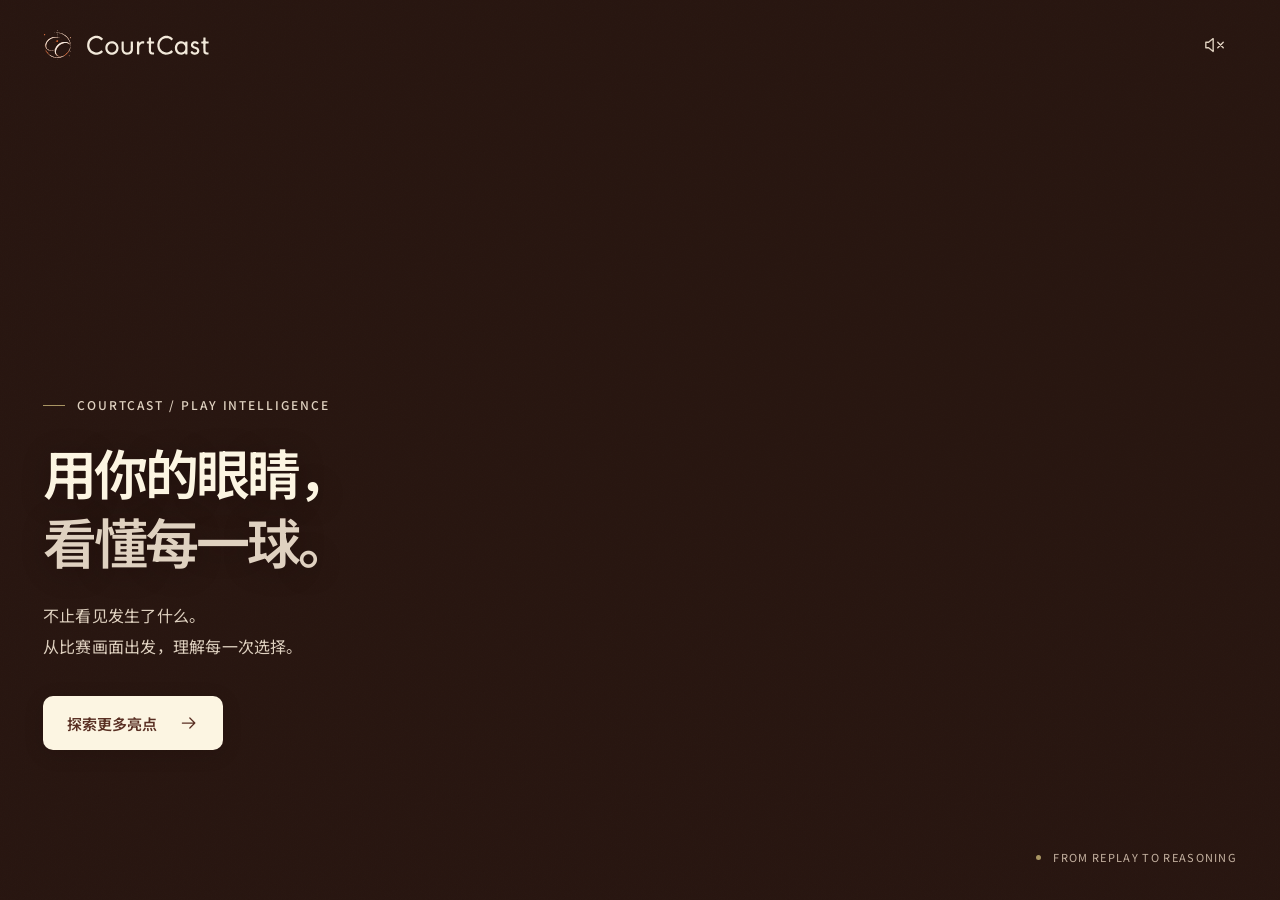
<file: index.html>
<!doctype html>
<html lang="zh-CN"><head><meta charset="utf-8"><meta name="viewport" content="width=device-width, initial-scale=1"><title>CourtCast · 铜奖作品交互展示</title><meta http-equiv="refresh" content="0; url=./demo/index.html"></head><body><a href="./demo/index.html">打开 CourtCast 交互展示</a></body></html>
</file>
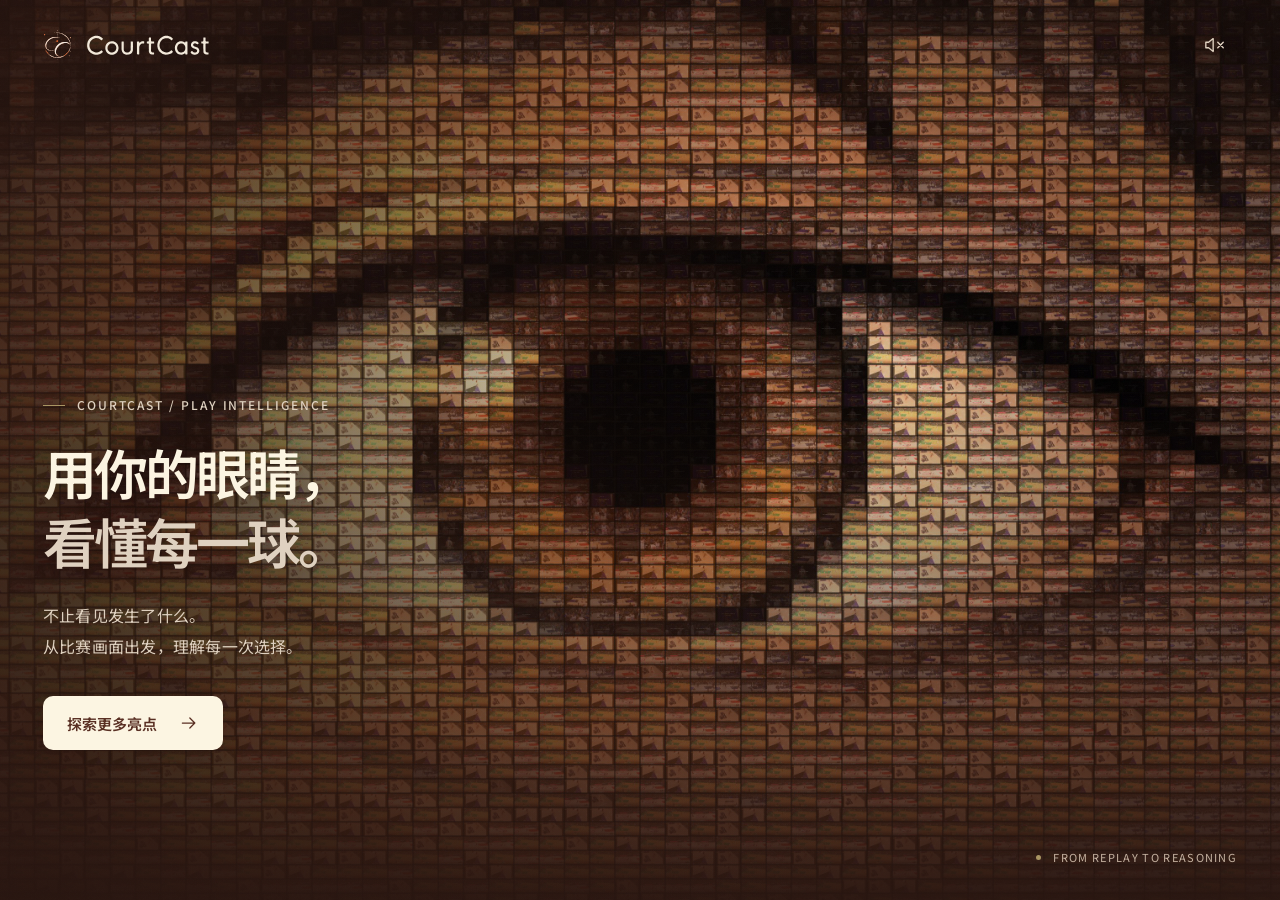
<file: demo/index.html>
<!doctype html>
<html lang="zh-CN">
<head>
  <meta charset="utf-8">
  <meta name="viewport" content="width=device-width, initial-scale=1">
  <meta name="theme-color" content="#592F23">
  <title>CourtCast — 从回放，到理解</title>
  <link rel="icon" href="assets/logo_ball.svg" type="image/svg+xml">
  <link rel="stylesheet" href="experience.css">
</head>
<body data-view="home">
  <svg class="icon-definitions" aria-hidden="true" xmlns="http://www.w3.org/2000/svg">
    <defs>
      <symbol id="i-arrow" viewBox="0 0 24 24"><path d="M4 12h15m-6-6 6 6-6 6"/></symbol>
      <symbol id="i-back" viewBox="0 0 24 24"><path d="M20 12H5m6-6-6 6 6 6"/></symbol>
      <symbol id="i-close" viewBox="0 0 24 24"><path d="m6 6 12 12M18 6 6 18"/></symbol>
      <symbol id="i-play" viewBox="0 0 24 24"><path d="m9 5 11 7-11 7Z"/></symbol>
      <symbol id="i-pause" viewBox="0 0 24 24"><path d="M8 5v14M16 5v14"/></symbol>
      <symbol id="i-sound" viewBox="0 0 24 24"><path d="M10 5 5 9H2v6h3l5 4Zm4 4c2 1.5 2 4.5 0 6m3-9c4 3 4 9 0 12"/></symbol>
      <symbol id="i-mute" viewBox="0 0 24 24"><path d="M10 5 5 9H2v6h3l5 4Zm5 4 6 6m0-6-6 6"/></symbol>
      <symbol id="i-help" viewBox="0 0 24 24"><circle cx="12" cy="12" r="9"/><path d="M9 9a3 3 0 0 1 6 0c0 2-3 2-3 4m0 3h.01"/></symbol>
      <symbol id="i-replay" viewBox="0 0 24 24"><path d="M4 10a8 8 0 1 1 1 8M4 4v6h6"/></symbol>
      <symbol id="i-target" viewBox="0 0 24 24"><circle cx="12" cy="12" r="6"/><path d="M12 2v5m0 10v5M2 12h5m10 0h5"/></symbol>
    </defs>
  </svg>

  <div id="cinema" aria-hidden="true"><canvas id="eyeCanvas"></canvas><div class="cinema-shade"></div><div class="grain"></div></div>

  <header class="masthead">
    <button id="homeButton" class="brand" aria-label="CourtCast，回到首屏">
      <img src="assets/logo_ball.svg" width="30" height="30" alt="">
      <img class="wordmark" src="assets/logo_word.svg" width="125" height="24" alt="CourtCast">
    </button>
    <div class="header-actions">
      <button id="soundButton" class="icon-button sound-button" aria-label="开启声音" aria-pressed="false" data-tooltip="开启声音">
        <svg class="icon"><use href="#i-mute"/></svg><span class="audio-lines" aria-hidden="true"><i></i><i></i><i></i></span>
      </button>
      <details id="previewMenu" class="preview-menu" hidden><summary>版本预览</summary><div><a href="../首屏视觉稿_v5/index.html">打开 v5</a><a href="../首屏视觉稿_v4/index.html">打开 v4</a></div></details>
    </div>
  </header>

  <main>
    <section id="hero" class="hero" aria-labelledby="heroTitle">
      <div class="hero-copy">
        <p class="eyebrow hero-eyebrow"><span></span>COURTCAST / PLAY INTELLIGENCE</p>
        <h1 id="heroTitle">用你的眼睛，<br><span>看懂每一球。</span></h1>
        <p class="hero-description">不止看见发生了什么。<br>从比赛画面出发，理解每一次选择。</p>
        <button id="enterExplore" class="primary-button magnetic hero-explore">探索更多亮点<svg class="icon"><use href="#i-arrow"/></svg></button>
        <p id="heroStatus" class="hero-status" role="status"></p>
      </div>
      <p class="hero-page"><i></i>FROM REPLAY TO REASONING</p>
    </section>

    <section id="workspace" class="workspace" aria-label="回合分析" hidden inert>
      <div class="workspace-grid">
        <section class="replay-column" aria-labelledby="playTitle">
          <div class="play-heading"><div><p id="playEyebrow" class="eyebrow">PLAY 01 / 决策时刻</p><h2 id="playTitle">弗拉格 · 投还是传</h2></div><div id="matchInfo" class="match-info"><strong>DAL <b>103</b><em>—</em> HOU <b>107</b></strong><span>Q4 · <time id="frameClock">1:36</time></span></div></div>
          <div id="mediaFrame" class="media-frame">
            <img id="keyframe" src="assets/flagg-decision.jpg" alt="弗拉格面对补防，马绍尔位于另一侧的比赛关键帧" draggable="false">
            <div id="answerMask" class="answer-mask"><span class="mask-heading" aria-hidden="true"><span class="mask-line"></span>READ THE PLAY</span><span class="mask-copy">先看局面，再看估算。</span></div>
            <svg id="evidenceOverlay" class="evidence-overlay" viewBox="0 0 1280 720" aria-hidden="true">
              <g data-mark="carrier"><rect x="747" y="236" width="100" height="165" rx="14"/><path d="M797 402v24"/><circle cx="797" cy="435" r="9"/></g>
              <g data-mark="teammate"><rect x="617" y="167" width="66" height="111" rx="12"/><path d="M650 280v27"/><circle cx="650" cy="314" r="9"/></g>
              <g data-mark="defender"><rect x="568" y="292" width="100" height="151" rx="14"/><path d="M619 445v23"/><circle cx="619" cy="474" r="9"/></g>
              <path id="passRoute" class="pass-route" d="M795 430Q714 420 650 316"/>
            </svg>
            <div id="evidenceCaption" class="evidence-caption" hidden></div>
            <div id="frameUnavailable" class="frame-unavailable" hidden><svg class="icon"><use href="#i-replay"/></svg><h3>这张关键帧暂时无法加载</h3><button id="retryFrame" class="line-button">重新加载</button></div>
          </div>
          <div class="frame-meta"><span><i></i>比赛关键帧<span class="meta-divider"></span><span id="frameSource">球场位置示意</span></span><button id="frameHelp" class="text-button small" aria-controls="frameNote" aria-expanded="false">画面说明<svg class="icon"><use href="#i-help"/></svg></button></div>
          <div id="frameNote" class="inline-note" hidden>通过三个关键时刻回看这一回合。球员站位采用人工标注，框线与传球路线用于说明球场位置；决策估算在右侧分析中揭晓。</div>
          <nav id="timeline" class="timeline" aria-label="关键帧回看">
            <span class="timeline-label">回看局面</span><div class="timeline-track"><span id="timelineProgress"></span></div>
            <button data-frame="0"><span class="timeline-dot"></span><time>1:42</time><span>回合开始</span></button>
            <button data-frame="1"><span class="timeline-dot"></span><time>1:39</time><span>面对防守</span></button>
            <button data-frame="2" aria-current="step"><span class="timeline-dot"></span><time>1:36</time><span>决策时刻</span></button>
          </nav>
        </section>

        <aside id="insightPanel" class="insight-panel" aria-label="选择与分析" tabindex="-1">
          <div id="contextPanel" hidden><p class="eyebrow">READ THE PLAY</p><h2 id="contextTitle"></h2><p id="contextCopy" class="panel-lead"></p><div id="contextDetails" class="context-details"></div></div>
          <div id="choicePanel">
            <p class="eyebrow">YOUR CALL / 你来判断</p><h2>如果你是他，<br>这一球怎么选？</h2>
            <p class="panel-lead">补防到来，进攻出现两条路。<br>做出你的判断，揭晓选择背后的依据。</p>
            <div class="choices" role="group" aria-label="选择一种进攻方式">
              <button class="choice" data-choice="shoot" aria-pressed="false"><span class="choice-number">01</span><span><strong>自己突破出手</strong><small>继续攻击篮筐</small></span><span class="choice-indicator"></span></button>
              <button class="choice" data-choice="pass" aria-pressed="false"><span class="choice-number">02</span><span><strong>传给空位的马绍尔</strong><small>把球交给另一侧的队友</small></span><span class="choice-indicator"></span></button>
            </div>
            <button id="revealButton" class="primary-button panel-action" disabled>揭晓决策分析<svg class="icon"><use href="#i-arrow"/></svg></button>
            <button id="skipChoice" class="quiet-button skip-choice">直接查看分析</button>
            <p class="choice-note">读懂选择，从看清局面开始。</p>
          </div>
          <div id="resultPanel" hidden>
            <div class="result-heading"><p class="eyebrow">DECISION INSIGHT</p><button id="chooseAgain" class="text-button small">重新选择<svg class="icon"><use href="#i-replay"/></svg></button></div>
            <h2>两条路，<br>放在同一把尺上。</h2><p id="yourChoice" class="your-choice"></p>
            <div id="estimateGrid" class="estimate-grid"></div>
            <p class="estimate-unit">预期得分 / 每 100 次选择 · 规则估算</p>
            <div class="uncertainty"><span class="delta">+7</span><div><strong>差距在误差内</strong><p>传球估算高 7，差距处于误差范围，两条路仍需结合局面判断。</p></div></div>
            <div class="evidence-list"><p class="eyebrow">把解释放回球场</p>
              <button data-evidence="defender"><span>01</span><div><strong>补防改变了局面</strong><small>查看从马绍尔身边过来的补防球员</small></div><svg class="icon"><use href="#i-target"/></svg></button>
              <button data-evidence="teammate"><span>02</span><div><strong>另一侧出现传球选项</strong><small>查看马绍尔的位置与传球路线示意</small></div><svg class="icon"><use href="#i-target"/></svg></button>
            </div>
            <details id="sourceDetails" class="source-details"><summary>来源与估算边界<svg class="icon"><use href="#i-arrow"/></svg></summary><div id="sourceCopy"></div></details>
          </div>
          <div id="tourNotice" class="tour-notice" hidden>自动导览即将揭晓；选择任一选项可接管。</div>
        </aside>
      </div>
      <footer class="chapter-nav">
        <div class="nav-left"><button id="navigationHelp" class="icon-button" aria-label="显示操作说明" aria-expanded="false" aria-controls="navigationHint" data-tooltip="操作说明"><svg class="icon"><use href="#i-help"/></svg></button><span class="nav-rule"></span><span id="chapterNumber" class="chapter-number">02 <small>/ 05</small></span></div>
        <nav id="chapterTabs" class="chapter-tabs" aria-label="分析亮点"></nav>
        <div class="nav-right"><button id="tourButton" class="text-button" aria-pressed="false"><svg class="icon"><use href="#i-play"/></svg><span>自动导览</span></button><span class="nav-rule"></span><button id="prevButton" class="icon-button" aria-label="上一个亮点"><svg class="icon"><use href="#i-back"/></svg></button><button id="nextButton" class="icon-button" aria-label="下一个亮点"><svg class="icon"><use href="#i-arrow"/></svg></button></div>
        <div class="chapter-track"><span id="chapterProgress"></span></div>
      </footer>
      <div id="navigationHint" class="navigation-hint" hidden><span>滚轮或左右键切换亮点 · Esc 回到全景</span><button id="dismissHint" class="icon-button" aria-label="关闭操作提示"><svg class="icon"><use href="#i-close"/></svg></button></div>
    </section>

    <section id="outro" class="outro" aria-labelledby="outroTitle" hidden>
      <h2 id="outroTitle" class="sr-only">想看懂你自己的那一球？</h2>
      <div class="outro-scene">
        <a id="outroLaunch" class="outro-ball" href="../首屏视觉稿/index.html" aria-label="生成你自己的解说，打开原版体验页"><img src="assets/logo_ball.svg" alt=""><span aria-hidden="true"></span></a>
        <p class="outro-ball-hint" aria-hidden="true"><i></i>点这颗球，生成你自己的解说</p>
        <a id="outroReadme" class="outro-readme text-button" href="https://d3ohdbnb1ptt46.cloudfront.net/readme" target="_blank" rel="noopener noreferrer">项目说明 / README<svg class="icon" aria-hidden="true"><use href="#i-arrow"/></svg><span class="sr-only">，在新标签页打开</span></a>
      </div>
      <div class="outro-signature"><img src="assets/logo_word.svg" width="230" height="44" alt="CourtCast"><p>用你的眼睛，看懂每一球。</p></div>
      <p class="outro-note">向上滚动，回看最后一幕</p>
    </section>
  </main>

  <div id="announcement" class="sr-only" role="status" aria-live="polite"></div>
  <script src="demo-data.js"></script>
  <script src="experience.js"></script>
</body>
</html>
</file>
<file: demo/experience.css>
@font-face {
  font-family: 'CourtCast Sans';
  src: url('[data-uri]') format('woff2');
  font-style: normal;
  font-weight: 400 700;
  font-display: swap;
}
:root {
  color-scheme: dark;
  --gold: #A99563;
  --brown: #592F23;
  --ivory: #FCF5E2;
  --ink: color-mix(in srgb, var(--brown) 44%, #000);
  --panel: color-mix(in srgb, var(--brown) 78%, #000);
  --paper: var(--ivory);
  --muted: color-mix(in srgb, var(--ivory) 82%, var(--brown));
  --soft: color-mix(in srgb, var(--ivory) 66%, var(--brown));
  --shadow: color-mix(in srgb, var(--brown) 22%, #000);
  --line: color-mix(in srgb, var(--gold) 25%, transparent);
  --margin: clamp(36px, 3.35vw, 64px);
  --font: 'CourtCast Sans', 'Microsoft YaHei', 'PingFang SC', system-ui, sans-serif;
  --numbers: 'Bahnschrift', 'Arial Narrow', system-ui, sans-serif;
  --ease: cubic-bezier(.22, 1, .36, 1);
}
* { box-sizing: border-box; }
html, body { margin: 0; width: 100%; height: 100%; overflow: hidden; }
body { background: var(--ink); color: var(--paper); font-family: var(--font); font-synthesis: none; -webkit-font-smoothing: antialiased; overscroll-behavior: none; }
button, a, summary { -webkit-tap-highlight-color: transparent; }
button { font: inherit; color: inherit; border: 0; background: none; padding: 0; cursor: pointer; }
button:disabled { opacity: .4; cursor: default; }
a { color: inherit; text-decoration: none; }
img { max-width: 100%; }
p, h1, h2, h3 { margin: 0; }
[hidden] { display: none !important; }
:focus-visible { outline: 2px solid var(--gold); outline-offset: 5px; border-radius: 4px; }
button, a { touch-action: manipulation; }
.icon-definitions { position: absolute; width: 0; height: 0; pointer-events: none; }
.icon { width: 22px; height: 22px; fill: none; stroke: currentColor; stroke-width: 1.5; stroke-linecap: round; stroke-linejoin: round; flex-shrink: 0; }
.sr-only { position: absolute; width: 1px; height: 1px; padding: 0; margin: -1px; overflow: hidden; clip-path: inset(50%); white-space: nowrap; border: 0; }
.eyebrow { color: var(--soft); font-size: 12px; line-height: 1.5; font-weight: 500; letter-spacing: .12em; }
.masthead { position: fixed; top: 0; left: 0; right: 0; z-index: 20; height: 105px; display: flex; align-items: center; justify-content: space-between; padding: 0 var(--margin); }
.brand { display: inline-flex; gap: 13px; align-items: center; min-height: 44px; }
.brand img:first-child { width: 30px; height: 30px; }
.brand .wordmark { width: 124px; height: auto; }
.header-actions { display: flex; align-items: center; gap: 18px; }
.nav-rule { display: block; width: 1px; height: 18px; background: var(--line); }
.icon-button { position: relative; display: inline-flex; align-items: center; justify-content: center; width: 44px; height: 44px; color: var(--muted); border-radius: 8px; transition: color .2s, background .2s, transform .2s; }
.icon-button:hover:not(:disabled) { color: var(--paper); background: color-mix(in srgb, var(--paper) 3.14%, transparent); transform: translateY(-1px); }
[data-tooltip]::after { content: attr(data-tooltip); position: absolute; top: calc(100% + 8px); left: 50%; transform: translateX(-50%) translateY(-3px); border: 1px solid var(--line); background: color-mix(in srgb, var(--panel) 96.08%, transparent); border-radius: 6px; padding: 8px 10px; font-size: 13px; white-space: nowrap; opacity: 0; visibility: hidden; pointer-events: none; transition: opacity .2s, transform .2s; }
[data-tooltip]:hover::after, [data-tooltip]:focus-visible::after { opacity: 1; visibility: visible; transform: translateX(-50%) translateY(0); }
.text-button { display: inline-flex; min-height: 44px; align-items: center; gap: 11px; font-size: 14px; font-weight: 500; color: var(--muted); transition: color .2s; }
.text-button:hover { color: var(--paper); }
.text-button .icon { width: 18px; height: 18px; }
.text-button.small { font-size: 12px; min-height: 36px; gap: 8px; }
.sound-button { width: 44px; }
.sound-button[aria-pressed=true] { color: var(--paper); }
.audio-lines { display: none; position: absolute; bottom: 5px; gap: 2px; height: 5px; align-items: center; }
.sound-button[aria-pressed=true] .audio-lines { display: flex; }
.audio-lines i { width: 1px; height: 3px; background: var(--gold); animation: audio-pulse 1.2s ease-in-out infinite alternate; }
.audio-lines i:nth-child(2) { height: 5px; animation-delay: -.35s; }.audio-lines i:nth-child(3) { animation-delay: -.7s; }
@keyframes audio-pulse { to { transform: scaleY(.4); } }
.preview-menu { position: relative; font-size: 13px; }
.preview-menu summary { cursor: pointer; padding: 10px; }.preview-menu div { position: absolute; right: 0; top: 45px; min-width: 140px; background: var(--panel); border: 1px solid var(--line); padding: 8px; border-radius: 10px; }
.preview-menu a { display: block; padding: 12px; }.preview-menu a:hover { background: color-mix(in srgb, var(--paper) 3.14%, transparent); }
#cinema { position: fixed; inset: 0; pointer-events: none; transition: opacity .35s; }
#eyeCanvas { width: 100%; height: 100%; display: block; }
.cinema-shade { position: absolute; inset: 0; background: linear-gradient(90deg, color-mix(in srgb, var(--ink) 74.90%, transparent) 0%, color-mix(in srgb, var(--ink) 31.37%, transparent) 35%, transparent 66%), linear-gradient(0deg, color-mix(in srgb, var(--ink) 96.08%, transparent) 0%, color-mix(in srgb, var(--ink) 50.20%, transparent) 19%, transparent 58%, color-mix(in srgb, var(--ink) 31.37%, transparent) 100%); transition: opacity .8s; }
.grain { position: absolute; inset: 0; opacity: .025; background-image: url("data:image/svg+xml,%3Csvg xmlns='http://www.w3.org/2000/svg' width='180' height='180'%3E%3Cfilter id='n'%3E%3CfeTurbulence type='fractalNoise' baseFrequency='.85' numOctaves='3' stitchTiles='stitch'/%3E%3C/filter%3E%3Crect width='100%25' height='100%25' opacity='.65' filter='url(%23n)'/%3E%3C/svg%3E"); }
.hero { position: fixed; inset: 0; z-index: 3; }
.hero-copy { position: absolute; left: var(--margin); bottom: clamp(113px, 16vh, 184px); }
.hero-eyebrow { display: flex; align-items: center; gap: 12px; margin-bottom: 24px; color: var(--muted); letter-spacing: .16em; }
.hero-eyebrow > span { width: 22px; height: 1px; background: var(--gold); }
.hero h1 { font-size: clamp(48px, 4.25vw, 78px); font-weight: 600; line-height: 1.27; letter-spacing: -.055em; text-shadow: 0 4px 28px color-mix(in srgb, var(--shadow) 33.33%, transparent); }
.hero h1 span { color: var(--muted); }
.hero-description { margin-top: 25px; color: var(--muted); font-size: clamp(16px, 1.2vw, 19px); line-height: 1.9; letter-spacing: .015em; }
.hero-explore { margin-top: 35px; }
.primary-button { min-height: 54px; display: inline-flex; align-items: center; justify-content: center; gap: 22px; border: 1px solid color-mix(in srgb, var(--paper) 46.67%, transparent); border-radius: 10px; padding: 0 23px; background: var(--paper); color: var(--brown); font-size: 15px; font-weight: 600; box-shadow: 0 4px 20px color-mix(in srgb, var(--shadow) 13.33%, transparent); transition: background .2s, box-shadow .25s, transform .3s var(--ease); }
.primary-button .icon { color: var(--brown); width: 20px; height: 20px; }
.primary-button:hover:not(:disabled) { background: var(--paper); box-shadow: 0 8px 26px color-mix(in srgb, var(--shadow) 26.67%, transparent); transform: translateY(-2px); }
.primary-button:active:not(:disabled) { transform: translateY(0) scale(.985); }
.magnetic { transform: translate(var(--mx, 0px), var(--my, 0px)); }
.magnetic:hover { transform: translate(var(--mx, 0px), calc(var(--my, 0px) - 2px)) !important; }
.quiet-button { position: relative; display: inline-flex; align-items: center; justify-content: center; min-height: 44px; color: var(--muted); font-size: 14px; transition: color .2s; }
.quiet-button::after { content: ''; position: absolute; left: 0; right: 0; bottom: 7px; height: 1px; background: currentColor; transform: scaleX(.22); transform-origin: left; opacity: .3; transition: transform .35s var(--ease), opacity .25s; }
.quiet-button:hover { color: var(--paper); }.quiet-button:hover::after { transform: scaleX(1); opacity: .7; }
.hero-status { font-size: 13px; margin-top: 15px; color: var(--muted); max-width: 440px; }
.hero-status:empty { display: none; }
.hero-page { position: absolute; right: var(--margin); bottom: 35px; display: flex; align-items: center; gap: 12px; color: var(--soft); font-size: 11px; letter-spacing: .12em; }.hero-page i { width: 5px; height: 5px; background: var(--gold); border-radius: 50%; }
body[data-view=entering] .hero { opacity: 0; transform: translateY(8px); transition: opacity .25s, transform .45s; pointer-events: none; }
body[data-view=entering] .cinema-shade { opacity: 0; }
body[data-view=travelling] .cinema-shade { opacity: 0; transition: none; }
body[data-view=travelling] #cinema { opacity: 1; transition: none; }
body[data-view=work] #cinema, body[data-view=complete] #cinema { opacity: 0; }
body[data-view=work] { background: var(--ink); }
body[data-view=work] .masthead { background: linear-gradient(var(--ink), color-mix(in srgb, var(--ink) 0.00%, transparent)); }
body[data-view=work] .replay-column { animation: replay-arrive .32s var(--ease) both; }
body[data-view=work] .insight-panel { animation: panel-arrive .5s .12s var(--ease) both; }
@keyframes replay-arrive { from { opacity: .6; } to { opacity: 1; } }
@keyframes panel-arrive { from { opacity: 0; transform: translateX(14px); } to { opacity: 1; transform: translateX(0); } }
.workspace { position: fixed; inset: 0; padding: 116px var(--margin) 100px; opacity: 1; }
body[data-view=entering] .workspace { opacity: 0; pointer-events: none; }
body[data-view=travelling] .workspace { opacity: 0; pointer-events: none; }
.workspace-grid { display: grid; grid-template-columns: minmax(0, 1.9fr) minmax(340px, 1fr); grid-template-rows: minmax(0, 1fr); gap: clamp(24px, 1.7vw, 32px); height: 100%; align-items: center; margin-inline: auto; }
.replay-column { min-width: 0; }
.play-heading { display: flex; align-items: center; justify-content: space-between; gap: 16px; margin-bottom: 25px; }
.play-heading .eyebrow { color: var(--soft); font-size: 11px; margin-bottom: 10px; }
.play-heading h2 { font-size: clamp(19px, 1.6vw, 27px); font-weight: 500; letter-spacing: -.02em; }
.match-info { display: grid; justify-items: end; gap: 9px; flex-shrink: 0; }
.match-info strong { font-family: var(--numbers); font-size: 14px; font-weight: 400; letter-spacing: .02em; color: var(--muted); }
.match-info b { color: var(--paper); font-weight: 500; margin-left: 6px; }.match-info em { font-style: normal; color: var(--soft); margin: 0 11px; }
.match-info > span { color: var(--soft); font-size: 12px; font-variant-numeric: tabular-nums; letter-spacing: .04em; }
.media-frame { width: 100%; position: relative; overflow: hidden; aspect-ratio: 16 / 9; background: var(--panel); border: 1px solid color-mix(in srgb, var(--paper) 14.51%, transparent); border-radius: 9px; box-shadow: 0 20px 50px color-mix(in srgb, var(--shadow) 33.33%, transparent); }
.media-frame > img { display: block; width: 100%; height: 100%; object-fit: contain; }
.media-frame.frame-change { animation: frame-in .35s var(--ease); }
@keyframes frame-in { from { opacity: .55; } to { opacity: 1; } }
.answer-mask { position: absolute; left: 0; top: 66.6%; width: 35%; height: 21.8%; background: var(--panel); display: flex; flex-direction: column; justify-content: center; gap: 10px; padding: 0 4%; color: var(--paper); }
.answer-mask::before { content: ''; position: absolute; inset: 8px; border: 1px solid color-mix(in srgb, var(--gold) 24%, transparent); border-radius: 3px; pointer-events: none; }
.mask-heading { display: flex; align-items: center; gap: 9px; color: var(--gold); font-family: var(--numbers); font-size: clamp(7px, .55vw, 10px); letter-spacing: .17em; }
.mask-line { width: 18px; height: 1px; background: var(--gold); }
.mask-copy { font-size: clamp(11px, .9vw, 16px); font-weight: 500; letter-spacing: .035em; line-height: 1.5; }
.evidence-overlay { position: absolute; inset: 0; width: 100%; height: 100%; pointer-events: none; }
.evidence-overlay g { stroke: var(--gold); stroke-width: 2; fill: color-mix(in srgb, var(--gold) 3.53%, transparent); opacity: 0; transition: opacity .3s; }
.evidence-overlay g.active { opacity: 1; }.evidence-overlay circle { fill: var(--ink); }.evidence-overlay path { fill: none; }
.pass-route { stroke: var(--gold); stroke-width: 2; stroke-dasharray: 7 7; opacity: 0; transition: opacity .3s; }
.pass-route.active { opacity: .85; }
.evidence-caption { position: absolute; top: 16px; left: 16px; background: color-mix(in srgb, var(--ink) 92.94%, transparent); border-left: 2px solid var(--gold); padding: 10px 13px; font-size: 12px; color: var(--muted); max-width: 70%; }
.frame-meta { display: flex; align-items: center; justify-content: space-between; gap: 10px; margin-top: 6px; color: var(--soft); font-size: 12px; }
.frame-meta > span { display: flex; align-items: center; gap: 8px; }.frame-meta i { width: 4px; height: 4px; background: var(--muted); border-radius: 50%; }.meta-divider { width: 1px; height: 10px; background: color-mix(in srgb, var(--paper) 14.51%, transparent); margin: 0 5px; }
.inline-note { font-size: 12px; line-height: 1.7; color: var(--muted); padding: 12px; border-left: 1px solid color-mix(in srgb, var(--gold) 43.92%, transparent); background: var(--panel); max-width: 100%; margin-top: 8px; }
.frame-unavailable { position: absolute; inset: 0; background: var(--panel); display: flex; align-items: center; justify-content: center; flex-direction: column; gap: 18px; }.frame-unavailable h3 { font-size: 17px; font-weight: 500; }
.timeline { position: relative; margin-top: 19px; display: flex; align-items: center; justify-content: space-between; padding-top: 17px; gap: 10px; }
.timeline-label { font-size: 12px; color: var(--soft); white-space: nowrap; }
.timeline-track { position: absolute; height: 1px; top: 0; left: 0; right: 0; background: color-mix(in srgb, var(--paper) 10.98%, transparent); }.timeline-track span { display: block; height: 1px; background: var(--muted); width: 100%; transition: width .45s var(--ease); }
.timeline button { position: relative; display: inline-flex; align-items: center; gap: 10px; min-height: 40px; font-size: 12px; color: var(--soft); padding: 0 5px; transition: color .2s; }
.timeline button time { font-family: var(--numbers); font-variant-numeric: tabular-nums; font-size: 14px; }.timeline button[aria-current=step] { color: var(--paper); }.timeline button:hover { color: var(--muted); }
.timeline-dot { position: absolute; top: -20px; left: 50%; width: 5px; height: 5px; background: var(--gold); border-radius: 50%; transition: background .2s; }.timeline button[aria-current=step] .timeline-dot { background: var(--gold); box-shadow: 0 0 0 4px color-mix(in srgb, var(--gold) 7.06%, transparent); }
.insight-panel { min-height: 0; max-height: 100%; overflow-y: auto; overscroll-behavior: contain; min-width: 0; padding: clamp(24px, 2.2vw, 40px); border: 1px solid color-mix(in srgb, var(--paper) 8.24%, transparent); border-radius: 12px; background: var(--panel); box-shadow: 0 16px 50px color-mix(in srgb, var(--shadow) 13.33%, transparent); scrollbar-width: thin; scrollbar-color: color-mix(in srgb, var(--paper) 12.55%, transparent) transparent; }
.insight-panel h2 { font-size: clamp(27px, 2.25vw, 40px); font-weight: 500; line-height: 1.35; letter-spacing: -.035em; margin-top: 19px; }
.panel-lead { font-size: 14px; color: var(--muted); line-height: 1.9; margin-top: 22px; }
.choices { display: grid; gap: 12px; margin-top: 30px; }
.choice { position: relative; display: flex; align-items: center; gap: 15px; min-height: 86px; padding: 17px 18px; background: color-mix(in srgb, var(--paper) 1.18%, transparent); border: 1px solid color-mix(in srgb, var(--paper) 12.16%, transparent); border-radius: 8px; text-align: left; transition: border-color .25s, background .25s, transform .25s; }
.choice:hover { background: color-mix(in srgb, var(--paper) 1.96%, transparent); border-color: color-mix(in srgb, var(--paper) 25.10%, transparent); transform: translateX(2px); }
.choice[aria-pressed=true] { border-color: color-mix(in srgb, var(--gold) 56.47%, transparent); background: color-mix(in srgb, var(--gold) 3.53%, transparent); }
.choice-number { color: var(--soft); font-family: var(--numbers); font-size: 16px; font-weight: 400; }.choice[aria-pressed=true] .choice-number { color: var(--gold); }
.choice > span:nth-child(2) { flex: 1; }.choice strong { display: block; font-size: 15px; font-weight: 500; }.choice small { display: block; color: var(--soft); font-size: 12px; margin-top: 8px; }
.choice-indicator { width: 13px; height: 13px; border: 1px solid var(--soft); border-radius: 50%; flex-shrink: 0; }.choice[aria-pressed=true] .choice-indicator { border-color: var(--gold); box-shadow: inset 0 0 0 3px var(--panel); background: var(--gold); }
.panel-action { width: 100%; margin-top: 25px; min-height: 51px; font-size: 14px; justify-content: space-between; gap: 10px; }
.skip-choice { display: flex; width: fit-content; margin: 9px auto 0; font-size: 12px; color: var(--muted); }.skip-choice::after { display: none; }
.choice-note { font-size: 12px; line-height: 1.6; color: var(--soft); border-top: 1px solid color-mix(in srgb, var(--paper) 5.10%, transparent); padding-top: 16px; margin-top: 14px; }
.result-heading { display: flex; align-items: center; justify-content: space-between; gap: 10px; }.result-heading .eyebrow { font-size: 11px; }
#resultPanel h2 { font-size: clamp(25px, 2vw, 35px); margin-top: 15px; }
.your-choice { font-size: 12px; color: var(--muted); margin-top: 19px; line-height: 1.5; }.your-choice span { color: var(--gold); }
.estimate-grid { display: grid; grid-template-columns: 1fr 1fr; gap: 15px; margin-top: 26px; }
.estimate { border-top: 1px solid color-mix(in srgb, var(--paper) 18.82%, transparent); padding-top: 13px; animation: estimate-in .45s var(--ease) both; }.estimate:nth-child(2) { animation-delay: .1s; }
.estimate small { display: block; color: var(--soft); font-size: 11px; }.estimate strong { display: block; font-family: var(--numbers); font-size: clamp(58px, 5vw, 88px); font-weight: 400; line-height: 1.15; letter-spacing: -.055em; color: var(--paper); margin: 7px 0 5px; font-variant-numeric: tabular-nums; }.estimate label { font-size: 13px; color: var(--muted); }
@keyframes estimate-in { from { opacity: 0; transform: translateY(12px); } to { opacity: 1; transform: translateY(0); } }
#resultPanel .uncertainty { animation: estimate-in .45s .18s var(--ease) both; }
#resultPanel .evidence-list { animation: estimate-in .45s .28s var(--ease) both; }
#resultPanel .source-details { animation: estimate-in .45s .38s var(--ease) both; }
.estimate-unit { margin-top: 16px; font-size: 12px; color: var(--soft); line-height: 1.7; }
.uncertainty { display: flex; align-items: center; gap: 17px; margin-top: 23px; padding: 18px 0; border-top: 1px solid color-mix(in srgb, var(--paper) 7.84%, transparent); border-bottom: 1px solid color-mix(in srgb, var(--paper) 7.84%, transparent); }.delta { font-family: var(--numbers); color: var(--muted); font-size: 34px; letter-spacing: -.04em; flex-shrink: 0; }.uncertainty strong { color: var(--muted); font-size: 13px; font-weight: 500; }.uncertainty p { color: var(--soft); font-size: 12px; line-height: 1.7; margin-top: 7px; }
.evidence-list { margin-top: 23px; }.evidence-list .eyebrow { letter-spacing: .08em; margin-bottom: 6px; }
.evidence-list button { width: 100%; display: flex; gap: 12px; align-items: center; min-height: 70px; border-bottom: 1px solid color-mix(in srgb, var(--paper) 5.10%, transparent); text-align: left; color: var(--muted); padding: 10px 0; transition: color .25s; }
.evidence-list button > span { font-family: var(--numbers); font-size: 13px; }.evidence-list button > div { flex: 1; }.evidence-list strong { color: var(--muted); font-size: 13px; font-weight: 500; display: block; }.evidence-list small { font-size: 12px; line-height: 1.6; color: var(--soft); display: block; margin-top: 6px; }.evidence-list .icon { width: 18px; height: 18px; }.evidence-list button:hover, .evidence-list button[aria-pressed=true] { color: var(--gold); }.evidence-list button[aria-pressed=true] strong { color: var(--gold); }
.source-details { margin-top: 20px; }.source-details summary { display: flex; align-items: center; justify-content: space-between; cursor: pointer; min-height: 40px; color: var(--muted); font-size: 12px; list-style: none; }.source-details summary::-webkit-details-marker { display: none; }.source-details summary .icon { width: 16px; height: 16px; transform: rotate(90deg); transition: transform .2s; }.source-details[open] summary .icon { transform: rotate(-90deg); }.source-details dl { margin: 6px 0 0; border-top: 1px solid color-mix(in srgb, var(--paper) 5.10%, transparent); padding-top: 5px; }.source-details dt { color: var(--muted); font-size: 12px; margin-top: 14px; }.source-details dd { color: var(--soft); font-size: 12px; line-height: 1.8; margin: 5px 0 0; }
.context-details { display: grid; gap: 23px; margin-top: 30px; }.context-details > div { border-top: 1px solid color-mix(in srgb, var(--paper) 12.55%, transparent); padding-top: 16px; }.context-details h3 { font-size: 13px; color: var(--muted); font-weight: 500; }.context-details p { font-size: 13px; line-height: 1.9; color: var(--soft); margin-top: 9px; }
.tour-notice { color: var(--muted); font-size: 12px; line-height: 1.7; margin-top: 18px; }
.chapter-nav { position: absolute; bottom: 26px; left: var(--margin); right: var(--margin); display: flex; align-items: center; justify-content: space-between; gap: 22px; height: 57px; }
.chapter-nav [data-tooltip]::after { top: auto; bottom: calc(100% + 8px); }
.nav-left, .nav-right { display: flex; align-items: center; gap: 15px; }.nav-right { gap: 11px; }.chapter-number { font-family: var(--numbers); font-size: 18px; color: var(--paper); font-variant-numeric: tabular-nums; white-space: nowrap; }.chapter-number small { font-size: 13px; color: var(--soft); margin-left: 4px; }
.chapter-tabs { display: flex; align-items: center; gap: clamp(16px, 2vw, 37px); }.chapter-tabs button { position: relative; min-height: 44px; font-size: 13px; color: var(--soft); transition: color .2s; white-space: nowrap; }.chapter-tabs button:hover { color: var(--muted); }.chapter-tabs button[aria-current=step] { color: var(--paper); }.chapter-tabs button[aria-current=step]::before { content: ''; position: absolute; bottom: 3px; left: 50%; width: 4px; height: 4px; border-radius: 50%; background: var(--gold); transform: translateX(-50%); }
.chapter-track { position: absolute; bottom: -9px; left: 0; right: 0; height: 1px; background: color-mix(in srgb, var(--paper) 6.27%, transparent); }.chapter-track span { display: block; height: 1px; background: color-mix(in srgb, var(--gold) 69.02%, transparent); width: 40%; transition: width .65s var(--ease); }
.navigation-hint { position: absolute; bottom: 101px; left: 50%; transform: translateX(-50%); display: flex; align-items: center; gap: 14px; color: var(--muted); background: var(--panel); border: 1px solid color-mix(in srgb, var(--paper) 8.24%, transparent); padding: 3px 6px 3px 15px; border-radius: 8px; box-shadow: 0 4px 24px color-mix(in srgb, var(--shadow) 20.00%, transparent); font-size: 12px; white-space: nowrap; }.navigation-hint .icon-button { width: 32px; height: 32px; }.navigation-hint .icon { width: 15px; height: 15px; }
.outro { position: fixed; inset: 0; z-index: 3; text-align: center; background: var(--ink); }
.outro::before { content: ''; position: absolute; inset: 0; background: radial-gradient(ellipse at 50% 45%, color-mix(in srgb, var(--gold) 9%, transparent), transparent 60%); pointer-events: none; }
.outro-scene { position: absolute; top: 46%; left: 50%; transform: translate(-50%, -50%); display: flex; flex-direction: column; align-items: center; }
.outro-ball { position: relative; display: block; width: 200px; height: 220px; border-radius: 50%; }
.outro-ball:focus-visible { outline: none; }
.outro-ball img { width: 180px; height: 180px; }
.outro-ball > span { position: absolute; width: 180px; height: 16px; background: color-mix(in srgb, var(--shadow) 70%, transparent); filter: blur(5px); bottom: 17px; left: 10px; border-radius: 50%; opacity: .55; }
.outro-ball-hint { position: absolute; top: 90px; left: calc(50% + 145px); display: flex; gap: 13px; align-items: center; color: var(--paper); font-size: 16px; font-weight: 500; white-space: nowrap; }
.outro-ball-hint i { width: 7px; height: 7px; flex-shrink: 0; border-radius: 50%; background: var(--gold); box-shadow: 0 0 0 9px color-mix(in srgb, var(--gold) 8%, transparent); }
.outro-readme { margin-top: 18px; padding: 0 2px; border-bottom: 1px solid var(--line); font-size: 13px; color: var(--muted); }
.outro-readme .icon { width: 16px; height: 16px; transform: rotate(-45deg); }
.outro-readme:hover { color: var(--paper); border-bottom-color: var(--gold); }
.outro-signature { position: absolute; left: 0; right: 0; bottom: 12vh; display: grid; justify-items: center; gap: 17px; }
.outro-signature img { width: 230px; height: auto; }
.outro-signature p { color: var(--soft); font-size: 14px; letter-spacing: .06em; }
.outro-note { position: absolute; bottom: 30px; left: 0; right: 0; color: var(--soft); font-size: 12px; }
.line-button { display: inline-flex; min-height: 48px; align-items: center; justify-content: center; border: 1px solid color-mix(in srgb, var(--paper) 20.78%, transparent); border-radius: 10px; padding: 0 22px; color: var(--muted); font-size: 14px; transition: background .2s; }.line-button:hover { background: color-mix(in srgb, var(--paper) 3.14%, transparent); }
body.document-hidden .audio-lines i { animation-play-state: paused; }
@media (max-width: 1350px) {
  .masthead { height: 90px; }.workspace { padding-top: 100px; padding-bottom: 95px; }.workspace-grid { grid-template-columns: minmax(0, 1.85fr) minmax(335px, 1fr); gap: 24px; }.insight-panel { padding: 25px; }.chapter-tabs { gap: 22px; }.nav-left, .nav-right { gap: 10px; }.chapter-nav { gap: 18px; }.play-heading { margin-bottom: 19px; }.choices { margin-top: 23px; }.panel-lead { margin-top: 18px; }.choice { min-height: 78px; padding: 14px; }.hero h1 { font-size: 54px; }.hero-copy { bottom: 150px; }
}
@media (max-height: 780px) {
  .hero-copy { bottom: 130px; }.hero-eyebrow { margin-bottom: 17px; }.hero h1 { font-size: clamp(48px, 4.25vw, 68px); }.hero-description { margin-top: 18px; }.hero-explore { margin-top: 25px; }.play-heading { margin-bottom: 15px; }.timeline { margin-top: 10px; }.panel-lead { margin-top: 16px; }.insight-panel h2 { margin-top: 15px; }.choices { margin-top: 22px; }.panel-action { margin-top: 20px; }.navigation-hint { bottom: 91px; }
  .insight-panel { padding: 22px; }.insight-panel h2 { font-size: 27px; line-height: 1.3; }.panel-lead { font-size: 13px; line-height: 1.7; }.choices { gap: 10px; margin-top: 18px; }.choice { min-height: 70px; padding: 13px; }.choice strong { font-size: 14px; }.panel-action { min-height: 46px; margin-top: 16px; }.skip-choice { min-height: 36px; margin-top: 4px; }.choice-note { padding-top: 12px; margin-top: 8px; line-height: 1.5; }.frame-meta .text-button { min-height: 28px; }.timeline { padding-top: 12px; }.timeline button { min-height: 34px; }.timeline-dot { top: -15px; }
}
@media (max-width: 1100px) {
  :root { --margin: 28px; }.workspace-grid { grid-template-columns: minmax(0, 1.65fr) minmax(315px, 1fr); gap: 20px; }.insight-panel { padding: 22px; }.insight-panel h2 { font-size: 27px; }.chapter-tabs { gap: 14px; }.chapter-tabs button { font-size: 12px; }.nav-right .nav-rule { display: none; }.chapter-number { font-size: 16px; }.nav-left { gap: 7px; }.chapter-nav { gap: 10px; }.timeline button { gap: 5px; }.timeline-label { display: none; }
}
@media (max-width: 850px) {
  .outro-ball-hint { top: -40px; left: 50%; transform: translateX(-50%); font-size: 14px; gap: 10px; }
  .outro-signature img { width: 190px; }
}
@media (max-width: 850px), (max-height: 590px) {
  html, body { overflow: auto; }.workspace { position: relative; min-height: 100vh; padding-bottom: 115px; }.workspace-grid { height: auto; align-items: start; grid-template-columns: minmax(0, 1fr); }.insight-panel { max-height: none; }.chapter-nav { position: fixed; left: 16px; right: 16px; bottom: 15px; background: color-mix(in srgb, var(--ink) 96.08%, transparent); border: 1px solid color-mix(in srgb, var(--paper) 8.24%, transparent); border-radius: 10px; padding: 5px 12px; z-index: 10; }.chapter-tabs { display: none; }.navigation-hint { position: fixed; bottom: 88px; font-size: 11px; }.hero { position: relative; min-height: 650px; height: 100vh; }.hero-copy { left: 28px; right: 28px; bottom: 130px; }.hero h1 { font-size: 46px; }.hero-page { display: none; }.masthead { height: 85px; background: linear-gradient(var(--ink), transparent); }.header-actions { gap: 10px; }.brand .wordmark { width: 100px; }.outro { min-height: 620px; position: relative; height: 100vh; }.cinema-shade { background: linear-gradient(0deg, var(--ink), color-mix(in srgb, var(--ink) 20.78%, transparent)); }
}
@media (prefers-reduced-motion: reduce) {
  *, *::before, *::after { animation: none !important; transition: none !important; scroll-behavior: auto !important; }.magnetic, .magnetic:hover { transform: none !important; }.primary-button:hover { transform: none; }
}
</file>
